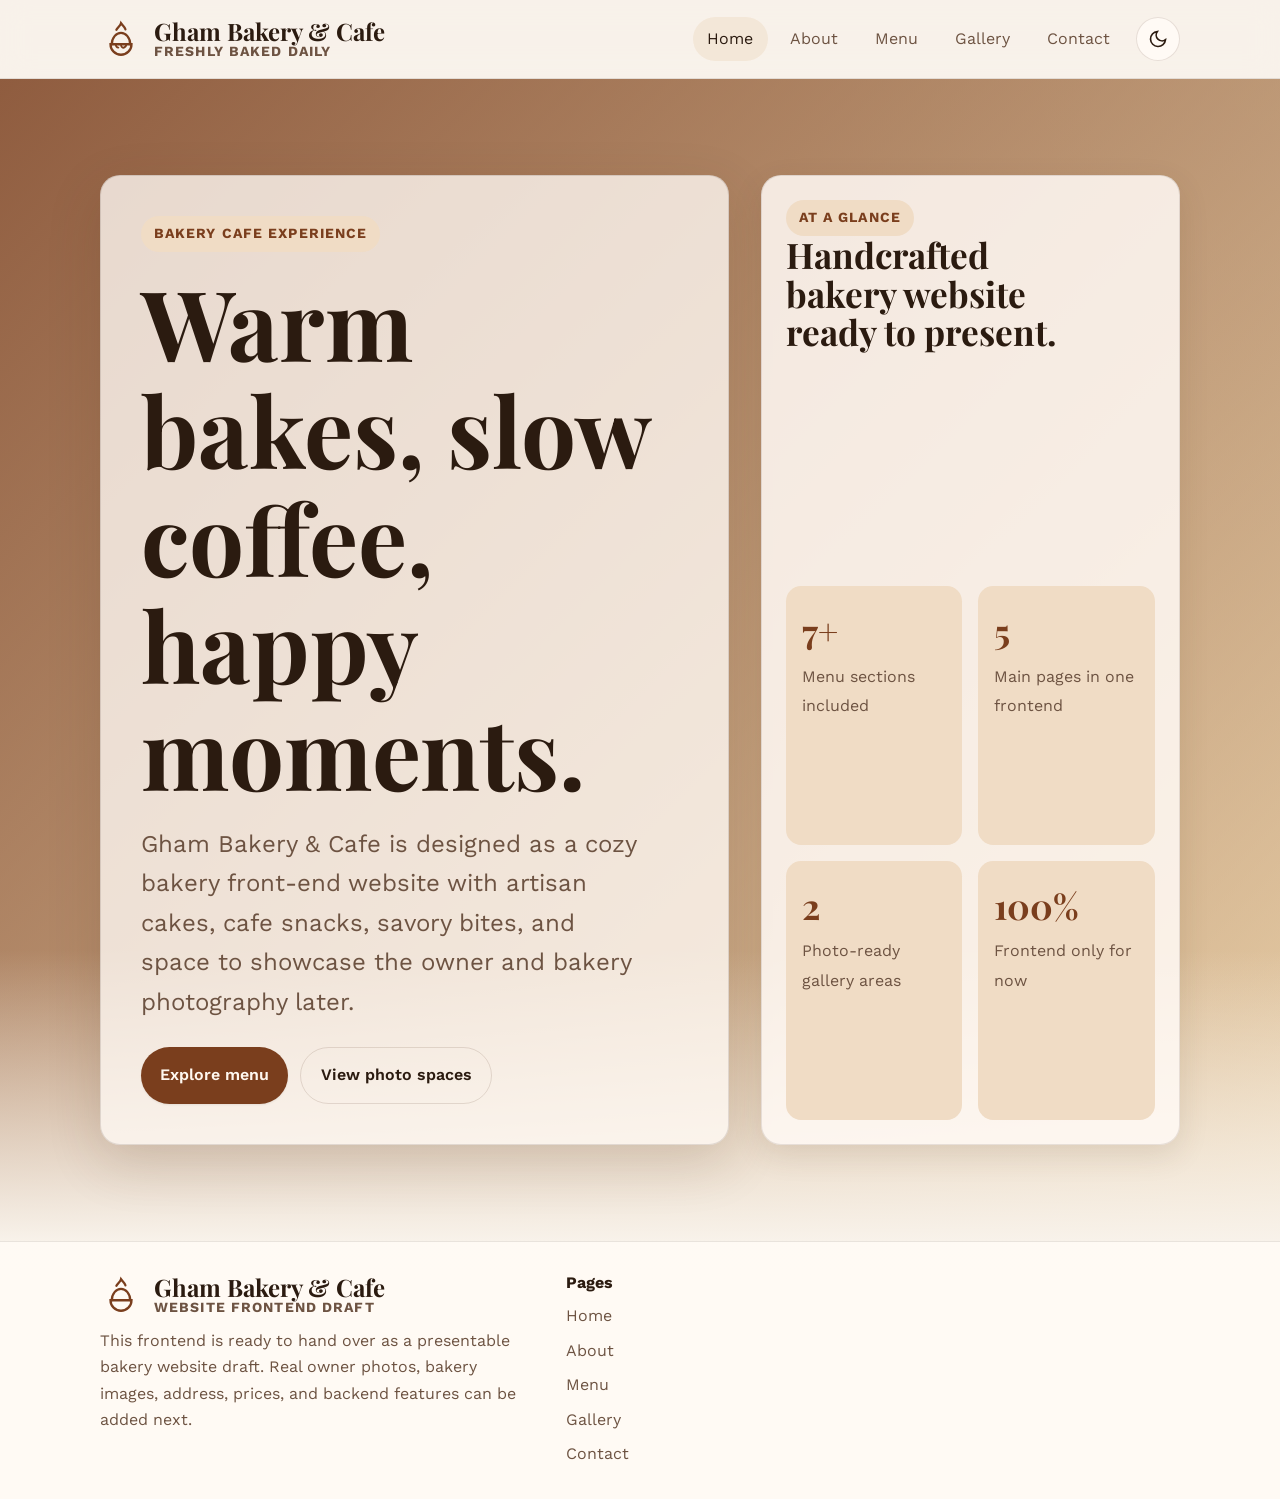
<file: index.html>
<!DOCTYPE html>
<html lang="en">
<head>
  <meta charset="UTF-8">
  <meta name="viewport" content="width=device-width, initial-scale=1.0">
  <title>Gham Bakery & Cafe</title>
  <meta name="description" content="Gham Bakery & Cafe serves fresh breads, cakes, pizzas, burgers, beverages, and cafe favorites in a warm bakery setting.">
  <meta property="og:title" content="Gham Bakery & Cafe">
  <meta property="og:description" content="Fresh bakes, cafe favorites, and warm hospitality at Gham Bakery & Cafe.">
  <meta property="og:type" content="website">
  <link rel="preconnect" href="https://fonts.googleapis.com">
  <link rel="preconnect" href="https://fonts.gstatic.com" crossorigin>
  <link href="https://fonts.googleapis.com/css2?family=Playfair+Display:wght@600;700&family=Work+Sans:wght@400;500;600;700&display=swap" rel="stylesheet">
  <link rel="stylesheet" href="bakee.css">
</head>
<body>
  <header class="site-header">
    <div class="container nav-wrap">
      <a class="brand" href="#home" aria-label="Gham Bakery & Cafe home">
        <svg class="brand-mark" viewBox="0 0 64 64" fill="none" aria-hidden="true">
          <path d="M18 40c0-10 6.6-17.3 14-17.3S46 30 46 40" stroke="currentColor" stroke-width="3.5" stroke-linecap="round"/>
          <path d="M16 40h32c0 8.8-7.2 16-16 16S16 48.8 16 40Z" stroke="currentColor" stroke-width="3.5"/>
          <path d="M25 18c1.6-3.6 6-6 7-10 2 3 5.6 5.3 6.7 9.2" stroke="currentColor" stroke-width="3.5" stroke-linecap="round"/>
          <path d="M24 40c0 2.8 1.8 5 4 5M32 40c0 3.1 2 5.5 4.5 5.5M40 40c0 2.4-1.6 4.4-3.4 4.9" stroke="currentColor" stroke-width="2.7" stroke-linecap="round"/>
        </svg>
        <span class="brand-name"><strong>Gham Bakery & Cafe</strong><span>Freshly baked daily</span></span>
      </a>
      <div class="nav-actions">
        <button class="menu-toggle" type="button" aria-label="Open navigation" aria-expanded="false" data-menu-toggle>
          <svg width="20" height="20" viewBox="0 0 24 24" fill="none" stroke="currentColor" stroke-width="2"><path d="M4 7h16M4 12h16M4 17h16"/></svg>
        </button>
        <nav class="nav-links" aria-label="Primary navigation" data-nav>
          <a href="#home" data-route="home">Home</a>
          <a href="#about" data-route="about">About</a>
          <a href="#menu" data-route="menu">Menu</a>
          <a href="#gallery" data-route="gallery">Gallery</a>
          <a href="#contact" data-route="contact">Contact</a>
        </nav>
        <button class="theme-toggle" type="button" data-theme-toggle aria-label="Switch theme">
          <svg width="20" height="20" viewBox="0 0 24 24" fill="none" stroke="currentColor" stroke-width="2"><path d="M21 12.79A9 9 0 1 1 11.21 3 7 7 0 0 0 21 12.79z"/></svg>
        </button>
      </div>
    </div>
  </header>

  <main id="main-content">
    <section class="hero page active" id="home" data-page="home">
      <div class="container hero-inner">
        <div class="hero-copy">
          <span class="eyebrow">Bakery cafe experience</span>
          <h1>Warm bakes, slow coffee, happy moments.</h1>
          <p>Gham Bakery & Cafe is designed as a cozy bakery front-end website with artisan cakes, cafe snacks, savory bites, and space to showcase the owner and bakery photography later.</p>
          <div class="hero-actions">
            <a class="btn btn-primary" href="#menu">Explore menu</a>
            <a class="btn btn-secondary" href="#gallery">View photo spaces</a>
          </div>
        </div>
        <aside class="hero-card" aria-label="Quick bakery highlights">
          <div>
            <span class="eyebrow">At a glance</span>
            <h2>Handcrafted bakery website ready to present.</h2>
          </div>
          <div class="hero-stats">
            <div class="stat"><strong>7+</strong><span>Menu sections included</span></div>
            <div class="stat"><strong>5</strong><span>Main pages in one frontend</span></div>
            <div class="stat"><strong>2</strong><span>Photo-ready gallery areas</span></div>
            <div class="stat"><strong>100%</strong><span>Frontend only for now</span></div>
          </div>
        </aside>
      </div>
    </section>

    <section class="page section" id="about" data-page="about">
      <div class="container">
        <div class="page-hero">
          <div>
            <span class="eyebrow">About the bakery</span>
            <h2 class="section-title">A warm story for the brand and the people behind it.</h2>
            <p>Use this section to introduce the bakery, the owner, the promise of freshness, and the cafe vibe that makes regular guests come back.</p>
          </div>
          <a class="btn btn-secondary" href="#contact">Book an enquiry</a>
        </div>

        <div class="summary-grid">
          <article class="card card-pad">
            <h3>Bakery summary</h3>
            <p>Gham Bakery & Cafe can be presented as a neighborhood spot for oven-fresh breads, celebration cakes, tea-time snacks, and comfort food served in a welcoming space. The summary copy is intentionally business-ready so you can hand it over directly and refine it later with real history, opening year, or signature items.</p>
          </article>
          <article class="card card-pad">
            <h3>Owner summary</h3>
            <p>The owner section is prepared as a dedicated story area where you can later add a portrait, a short message, and details about the bakery vision, quality standards, and customer care. This creates a more personal brand feel than a menu-only website.</p>
          </article>
        </div>

        <div class="owner-summary">
          <div class="photo-placeholder card">
            <div>
              <span>Owner photo placeholder</span>
              <p>Add the bakery owner image here later. This block is already sized for a portrait or half-body photo.</p>
            </div>
          </div>
          <article class="card card-pad">
            <h3>Why guests choose Gham Bakery & Cafe</h3>
            <ul class="feature-list">
              <li>Fresh bakery display with classic cakes, pastries, brownies, cookies, and quick dessert options.</li>
              <li>Cafe-style menu that goes beyond sweets with pizzas, burgers, sandwiches, fries, and beverages.</li>
              <li>A space designed for casual family visits, evening coffee breaks, takeaway orders, and small celebrations.</li>
              <li>Owner-focused storytelling area that can later include a personal note, photograph, and bakery journey.</li>
            </ul>
          </article>
        </div>
      </div>
    </section>

    <section class="page section" id="menu" data-page="menu">
      <div class="container">
        <div class="page-hero">
          <div>
            <span class="eyebrow">Menu page</span>
            <h2 class="section-title">A bakery cafe menu with sweet, savory, and beverage sections.</h2>
            <p>This menu is structured to feel complete for a bakery cafe, while still being easy to edit later when the owner shares exact items and prices.</p>
          </div>
          <a class="btn btn-primary" href="#contact">Ask for custom pricing</a>
        </div>

        <div class="menu-grid">
          <article class="card card-pad menu-card">
            <div class="menu-head"><h3>Cakes</h3><span class="menu-tag">Celebration</span></div>
            <ul class="menu-items">
              <li>Chocolate truffle cake</li>
              <li>Black forest cake</li>
              <li>Fresh fruit cake</li>
              <li>Red velvet cake</li>
              <li>Butterscotch crunch cake</li>
            </ul>
          </article>
          <article class="card card-pad menu-card">
            <div class="menu-head"><h3>Pastries & Desserts</h3><span class="menu-tag">Sweet bites</span></div>
            <ul class="menu-items">
              <li>Mini pastries</li>
              <li>Brownies</li>
              <li>Cheesecake slices</li>
              <li>Muffins</li>
              <li>Cookies and tea cakes</li>
            </ul>
          </article>
          <article class="card card-pad menu-card">
            <div class="menu-head"><h3>Beverages</h3><span class="menu-tag">Cafe drinks</span></div>
            <ul class="menu-items">
              <li>Espresso and Americano</li>
              <li>Cappuccino and latte</li>
              <li>Cold coffee</li>
              <li>Hot chocolate</li>
              <li>Tea, green tea, iced tea</li>
            </ul>
          </article>
          <article class="card card-pad menu-card">
            <div class="menu-head"><h3>Pizzas</h3><span class="menu-tag">Savory</span></div>
            <ul class="menu-items">
              <li>Margherita pizza</li>
              <li>Farm fresh pizza</li>
              <li>Corn and cheese pizza</li>
              <li>Paneer tikka pizza</li>
              <li>Loaded veggie pizza</li>
            </ul>
          </article>
          <article class="card card-pad menu-card">
            <div class="menu-head"><h3>Burgers</h3><span class="menu-tag">Cafe favorites</span></div>
            <ul class="menu-items">
              <li>Classic veg burger</li>
              <li>Crispy paneer burger</li>
              <li>Cheese burst burger</li>
              <li>Peri peri burger</li>
              <li>Fries combo burger</li>
            </ul>
          </article>
          <article class="card card-pad menu-card">
            <div class="menu-head"><h3>Sandwiches & Wraps</h3><span class="menu-tag">Quick eats</span></div>
            <ul class="menu-items">
              <li>Grilled veg sandwich</li>
              <li>Cheese corn sandwich</li>
              <li>Paneer tikka wrap</li>
              <li>Mexican veggie wrap</li>
              <li>Club sandwich</li>
            </ul>
          </article>
          <article class="card card-pad menu-card">
            <div class="menu-head"><h3>Snacks</h3><span class="menu-tag">Tea-time</span></div>
            <ul class="menu-items">
              <li>Garlic bread</li>
              <li>French fries</li>
              <li>Cheese loaded fries</li>
              <li>Puff patties</li>
              <li>Nachos with dip</li>
            </ul>
          </article>
          <article class="card card-pad menu-card">
            <div class="menu-head"><h3>Breads & Daily Bakes</h3><span class="menu-tag">Fresh oven</span></div>
            <ul class="menu-items">
              <li>Milk bread loaf</li>
              <li>Garlic loaf</li>
              <li>Bun maska</li>
              <li>Croissants</li>
              <li>Focaccia and artisan buns</li>
            </ul>
          </article>
          <article class="card card-pad menu-card">
            <div class="menu-head"><h3>Special orders</h3><span class="menu-tag">Custom</span></div>
            <ul class="menu-items">
              <li>Birthday and anniversary cakes</li>
              <li>Bulk dessert boxes</li>
              <li>Party snack platters</li>
              <li>Corporate gifting hampers</li>
              <li>Seasonal festive bakes</li>
            </ul>
          </article>
        </div>
      </div>
    </section>

    <section class="page section" id="gallery" data-page="gallery">
      <div class="container">
        <div class="page-hero">
          <div>
            <span class="eyebrow">Photo gallery</span>
            <h2 class="section-title">Dedicated spaces for bakery photos, interiors, and scenic outside views.</h2>
            <p>The gallery mixes visual placeholders with ready-made captions so real photos can be replaced later without redesigning the page.</p>
          </div>
          <a class="btn btn-secondary" href="#about">See owner section</a>
        </div>

        <div class="gallery-grid">
          <article class="gallery-item large one">
            <div class="gallery-placeholder">
              <div>
                <span class="label">Inside bakery</span>
                <h3>Main bakery display area</h3>
                <p>Replace this area with a real wide photo of the bakery interior, pastry counter, or seating zone.</p>
              </div>
            </div>
          </article>
          <article class="gallery-item medium two tall">
            <div class="gallery-placeholder">
              <div>
                <span class="label">Outside view</span>
                <h3>Scenic front view</h3>
                <p>Keep this spot for the building exterior, entrance branding, or evening storefront lighting.</p>
              </div>
            </div>
          </article>
          <article class="gallery-item small three">
            <div class="gallery-placeholder">
              <div>
                <span class="label">Cafe corner</span>
                <h3>Seating or coffee station</h3>
                <p>Add a cozy cafe photo here.</p>
              </div>
            </div>
          </article>
          <article class="gallery-item small four">
            <div class="gallery-placeholder">
              <div>
                <span class="label">Evening mood</span>
                <h3>Night lighting shot</h3>
                <p>Use for outside ambience or signage.</p>
              </div>
            </div>
          </article>
          <article class="gallery-item medium five">
            <div class="gallery-placeholder">
              <div>
                <span class="label">Window scene</span>
                <h3>Bakery and neighborhood feel</h3>
                <p>Ideal for scenic road-side view, storefront glass, or customer-facing corner shots.</p>
              </div>
            </div>
          </article>
        </div>
      </div>
    </section>

    <section class="page section" id="contact" data-page="contact">
      <div class="container">
        <div class="page-hero">
          <div>
            <span class="eyebrow">Contact page</span>
            <h2 class="section-title">Clear contact details, enquiry form, and bakery visit information.</h2>
            <p>This page is frontend-only right now, so the form is ready visually and can be connected to backend logic later.</p>
          </div>
          <a class="btn btn-primary" href="#home">Back to home</a>
        </div>

        <div class="contact-grid">
          <article class="card card-pad">
            <h3>Visit or contact</h3>
            <ul class="contact-list">
              <li><strong>Phone:</strong> +91 XXXXX XXXXX</li>
              <li><strong>Email:</strong> hello@ghambakerycafe.com</li>
              <li><strong>Address:</strong> Add full bakery address here</li>
              <li><strong>Hours:</strong> 9:00 AM to 10:00 PM (editable)</li>
              <li><strong>Services:</strong> Dine-in, takeaway, custom cake orders, celebrations</li>
            </ul>
          </article>
          <article class="card card-pad contact-card">
            <h3>Send an enquiry</h3>
            <form>
              <div class="field">
                <label for="name">Name</label>
                <input id="name" type="text" placeholder="Your name">
              </div>
              <div class="field">
                <label for="phone">Phone</label>
                <input id="phone" type="tel" placeholder="Your phone number">
              </div>
              <div class="field">
                <label for="message">Message</label>
                <textarea id="message" placeholder="Ask about cakes, bookings, or custom orders"></textarea>
              </div>
              <button class="btn btn-primary" type="button">Frontend form ready</button>
            </form>
          </article>
        </div>

        <div class="info-grid margin-top-large">
          <article class="card card-pad">
            <h3>What this website already includes</h3>
            <ul class="mini-list">
              <li>Dedicated home, about, menu, gallery, and contact sections.</li>
              <li>Navbar with smooth section-based navigation and mobile menu.</li>
              <li>Photo placeholders for owner, bakery inside, and scenic outside view.</li>
              <li>Responsive frontend structure with dark mode support.</li>
            </ul>
          </article>
          <article class="card card-pad">
            <h3>What can be added next</h3>
            <ul class="mini-list">
              <li>Real contact form submission and admin management.</li>
              <li>WhatsApp ordering, online menu prices, and cake booking flow.</li>
              <li>Photo uploads, Google Maps embed, and real testimonials.</li>
              <li>Backend dashboard, order system, and dynamic content editing.</li>
            </ul>
          </article>
        </div>
      </div>
    </section>
  </main>

  <footer>
    <div class="container footer-grid">
      <div>
        <div class="brand">
          <svg class="brand-mark" viewBox="0 0 64 64" fill="none" aria-hidden="true">
            <path d="M18 40c0-10 6.6-17.3 14-17.3S46 30 46 40" stroke="currentColor" stroke-width="3.5" stroke-linecap="round"/>
            <path d="M16 40h32c0 8.8-7.2 16-16 16S16 48.8 16 40Z" stroke="currentColor" stroke-width="3.5"/>
            <path d="M25 18c1.6-3.6 6-6 7-10 2 3 5.6 5.3 6.7 9.2" stroke="currentColor" stroke-width="3.5" stroke-linecap="round"/
          </svg>
          <span class="brand-name"><strong>Gham Bakery & Cafe</strong><span>Website frontend draft</span></span>
        </div>
        <p class="footer-note">This frontend is ready to hand over as a presentable bakery website draft. Real owner photos, bakery images, address, prices, and backend features can be added next.</p>
      </div>
      <div>
        <h3 class="footer-heading">Pages</h3>
        <nav class="footer-links" aria-label="Footer pages">
          <a href="#home">Home</a>
          <a href="#about">About</a>
          <a href="#menu">Menu</a>
          <a href="#gallery">Gallery</a>
          <a href="#contact">Contact</a>
        </nav>
      </div>
    </div>
  </footer>

  <script>
    (function () {
      const html = document.documentElement;
      const toggle = document.querySelector('[data-theme-toggle]');
      const prefersDark = window.matchMedia('(prefers-color-scheme: dark)').matches;
      let theme = prefersDark ? 'dark' : 'light';
      html.setAttribute('data-theme', theme);

      const updateThemeIcon = () => {
        toggle.innerHTML = theme === 'dark'
          ? '<svg width="20" height="20" viewBox="0 0 24 24" fill="none" stroke="currentColor" stroke-width="2"><circle cx="12" cy="12" r="5"/><path d="M12 1v2M12 21v2M4.22 4.22l1.42 1.42M18.36 18.36l1.42 1.42M1 12h2M21 12h2M4.22 19.78l1.42-1.42M18.36 5.64l1.42-1.42"/></svg>'
          : '<svg width="20" height="20" viewBox="0 0 24 24" fill="none" stroke="currentColor" stroke-width="2"><path d="M21 12.79A9 9 0 1 1 11.21 3 7 7 0 0 0 21 12.79z"/></svg>';
        toggle.setAttribute('aria-label', 'Switch to ' + (theme === 'dark' ? 'light' : 'dark') + ' mode');
      };
      updateThemeIcon();
      toggle.addEventListener('click', () => {
        theme = theme === 'dark' ? 'light' : 'dark';
        html.setAttribute('data-theme', theme);
        updateThemeIcon();
      });

      const pages = document.querySelectorAll('[data-page]');
      const links = document.querySelectorAll('[data-route]');
      const nav = document.querySelector('[data-nav]');
      const menuToggle = document.querySelector('[data-menu-toggle]');

      const showPage = () => {
        const route = (window.location.hash || '#home').replace('#', '');
        pages.forEach(page => page.classList.toggle('active', page.dataset.page === route));
        links.forEach(link => link.classList.toggle('active', link.dataset.route === route));
        nav.classList.remove('open');
        menuToggle.setAttribute('aria-expanded', 'false');
        window.scrollTo({ top: 0, behavior: 'smooth' });
      };

      menuToggle.addEventListener('click', () => {
        const open = nav.classList.toggle('open');
        menuToggle.setAttribute('aria-expanded', String(open));
      });

      window.addEventListener('hashchange', showPage);
      showPage();
    })();
  </script>
</body>
</html>
</file>
<file: bakee.css>
:root, [data-theme="light"] {
  --text-xs: clamp(0.75rem, 0.7rem + 0.25vw, 0.875rem);
  --text-sm: clamp(0.875rem, 0.8rem + 0.35vw, 1rem);
  --text-base: clamp(1rem, 0.95rem + 0.25vw, 1.125rem);
  --text-lg: clamp(1.125rem, 1rem + 0.75vw, 1.5rem);
  --text-xl: clamp(1.5rem, 1.2rem + 1.25vw, 2.25rem);
  --text-2xl: clamp(2rem, 1.2rem + 2.5vw, 3.5rem);
  --text-3xl: clamp(2.5rem, 1rem + 4vw, 5rem);
  --text-hero: clamp(3rem, 0.5rem + 7vw, 7rem);

  --space-1: 0.25rem;
  --space-2: 0.5rem;
  --space-3: 0.75rem;
  --space-4: 1rem;
  --space-5: 1.25rem;
  --space-6: 1.5rem;
  --space-8: 2rem;
  --space-10: 2.5rem;
  --space-12: 3rem;
  --space-16: 4rem;
  --space-20: 5rem;
  --space-24: 6rem;
  --space-32: 8rem;

  --color-bg: #f8f2ea;
  --color-surface: #fffaf5;
  --color-surface-2: #f3e7d8;
  --color-surface-offset: #ead9c6;
  --color-surface-offset-2: #dcc3a7;
  --color-surface-dynamic: #d1b191;
  --color-divider: #d8c0a7;
  --color-border: rgba(84, 52, 29, 0.14);
  --color-text: #2b1b10;
  --color-text-muted: #6d5342;
  --color-text-faint: #a18671;
  --color-text-inverse: #fff8f0;
  --color-primary: #7a3e1d;
  --color-primary-hover: #5f2f15;
  --color-primary-active: #48210e;
  --color-primary-highlight: #f0dcc5;
  --color-secondary: #c78b2a;
  --color-secondary-soft: #f5e2bf;
  --radius-sm: 0.375rem;
  --radius-md: 0.625rem;
  --radius-lg: 0.95rem;
  --radius-xl: 1.25rem;
  --radius-full: 999px;
  --transition-interactive: 180ms cubic-bezier(0.16, 1, 0.3, 1);
  --shadow-sm: 0 1px 2px rgba(43, 27, 16, 0.08);
  --shadow-md: 0 10px 30px rgba(82, 54, 30, 0.12);
  --shadow-lg: 0 18px 54px rgba(74, 43, 16, 0.16);
  --content-narrow: 680px;
  --content-default: 1080px;
  --content-wide: 1240px;
  --font-display: 'Playfair Display', Georgia, serif;
  --font-body: 'Work Sans', Arial, sans-serif;
  --hero-image: linear-gradient(135deg, rgba(122,62,29,0.84), rgba(199,139,42,0.36)), radial-gradient(circle at top right, rgba(255,255,255,0.24), transparent 30%), url('https://picsum.photos/seed/gham-bakery-hero/1600/1100');
}

[data-theme="dark"] {
  --color-bg: #181210;
  --color-surface: #201916;
  --color-surface-2: #2a211c;
  --color-surface-offset: #342821;
  --color-surface-offset-2: #433126;
  --color-surface-dynamic: #583d2c;
  --color-divider: #44352b;
  --color-border: rgba(255, 233, 211, 0.12);
  --color-text: #f5e8da;
  --color-text-muted: #c8ae94;
  --color-text-faint: #8d755f;
  --color-text-inverse: #241812;
  --color-primary: #dd9b53;
  --color-primary-hover: #ebb06f;
  --color-primary-active: #f4c48d;
  --color-primary-highlight: #4a3428;
  --color-secondary: #f0c67b;
  --color-secondary-soft: #3c2c1f;
  --shadow-sm: 0 1px 2px rgba(0,0,0,0.22);
  --shadow-md: 0 10px 30px rgba(0,0,0,0.28);
  --shadow-lg: 0 20px 60px rgba(0,0,0,0.36);
  --hero-image: linear-gradient(135deg, rgba(24,18,16,0.78), rgba(221,155,83,0.26)), radial-gradient(circle at top right, rgba(255,255,255,0.06), transparent 32%), url('https://picsum.photos/seed/gham-bakery-hero-night/1600/1100');
}

@media (prefers-color-scheme: dark) {
  :root:not([data-theme]) {
    --color-bg: #181210;
    --color-surface: #201916;
    --color-surface-2: #2a211c;
    --color-surface-offset: #342821;
    --color-surface-offset-2: #433126;
    --color-surface-dynamic: #583d2c;
    --color-divider: #44352b;
    --color-border: rgba(255, 233, 211, 0.12);
    --color-text: #f5e8da;
    --color-text-muted: #c8ae94;
    --color-text-faint: #8d755f;
    --color-text-inverse: #241812;
    --color-primary: #dd9b53;
    --color-primary-hover: #ebb06f;
    --color-primary-active: #f4c48d;
    --color-primary-highlight: #4a3428;
    --color-secondary: #f0c67b;
    --color-secondary-soft: #3c2c1f;
    --shadow-sm: 0 1px 2px rgba(0,0,0,0.22);
    --shadow-md: 0 10px 30px rgba(0,0,0,0.28);
    --shadow-lg: 0 20px 60px rgba(0,0,0,0.36);
    --hero-image: linear-gradient(135deg, rgba(24,18,16,0.78), rgba(221,155,83,0.26)), radial-gradient(circle at top right, rgba(255,255,255,0.06), transparent 32%), url('https://picsum.photos/seed/gham-bakery-hero-night/1600/1100');
  }
}

*, *::before, *::after { box-sizing: border-box; margin: 0; padding: 0; }
html {
  -moz-text-size-adjust: none;
  -webkit-text-size-adjust: none;
  text-size-adjust: none;
  -webkit-font-smoothing: antialiased;
  -moz-osx-font-smoothing: grayscale;
  text-rendering: optimizeLegibility;
  scroll-behavior: smooth;
  scroll-padding-top: 6rem;
}
body {
  min-height: 100dvh;
  line-height: 1.65;
  font-family: var(--font-body);
  font-size: var(--text-base);
  color: var(--color-text);
  background: linear-gradient(180deg, var(--color-bg), var(--color-surface));
}
img, picture, video, canvas, svg { display: block; max-width: 100%; height: auto; }
input, button, textarea, select { font: inherit; color: inherit; }
h1, h2, h3, h4 { text-wrap: balance; line-height: 1.1; }
p, li { text-wrap: pretty; max-width: 70ch; }
a { color: inherit; text-decoration: none; }
button { cursor: pointer; background: none; border: none; }
::selection { background: rgba(199, 139, 42, 0.28); color: var(--color-text); }
:focus-visible { outline: 2px solid var(--color-primary); outline-offset: 3px; border-radius: var(--radius-sm); }
@media (prefers-reduced-motion: reduce) {
  *, *::before, *::after {
    animation-duration: 0.01ms !important;
    animation-iteration-count: 1 !important;
    transition-duration: 0.01ms !important;
    scroll-behavior: auto !important;
  }
}

.skip-link {
  position: absolute;
  left: var(--space-4);
  top: -3rem;
  background: var(--color-primary);
  color: var(--color-text-inverse);
  padding: var(--space-3) var(--space-4);
  border-radius: var(--radius-md);
  z-index: 200;
}
.skip-link:focus { top: var(--space-4); }
.container {
  width: min(calc(100% - 2rem), var(--content-default));
  margin-inline: auto;
}
.section {
  padding-block: clamp(var(--space-12), 8vw, var(--space-24));
  content-visibility: auto;
}
.eyebrow {
  display: inline-flex;
  align-items: center;
  gap: var(--space-2);
  padding: 0.4rem 0.8rem;
  border-radius: var(--radius-full);
  background: var(--color-primary-highlight);
  color: var(--color-primary);
  font-size: var(--text-xs);
  text-transform: uppercase;
  letter-spacing: 0.08em;
  font-weight: 700;
}
.section-title {
  font-family: var(--font-display);
  font-size: var(--text-2xl);
  margin-top: var(--space-4);
  margin-bottom: var(--space-4);
}
.section-copy { color: var(--color-text-muted); }
.btn {
  display: inline-flex;
  align-items: center;
  justify-content: center;
  min-height: 44px;
  padding: 0.9rem 1.2rem;
  border-radius: var(--radius-full);
  font-size: var(--text-sm);
  font-weight: 600;
  transition: transform var(--transition-interactive), background var(--transition-interactive), color var(--transition-interactive), box-shadow var(--transition-interactive);
}
.btn:hover { transform: translateY(-1px); }
.btn-primary {
  background: var(--color-primary);
  color: var(--color-text-inverse);
  box-shadow: var(--shadow-sm);
}
.btn-primary:hover { background: var(--color-primary-hover); }
.btn-secondary {
  background: transparent;
  color: var(--color-text);
  border: 1px solid var(--color-border);
}
.btn-secondary:hover { background: var(--color-surface-2); }
.site-header {
  position: sticky;
  top: 0;
  z-index: 100;
  background: color-mix(in srgb, var(--color-bg) 86%, transparent);
  backdrop-filter: blur(14px);
  border-bottom: 1px solid color-mix(in srgb, var(--color-text) 10%, transparent);
}
.nav-wrap {
  display: flex;
  align-items: center;
  justify-content: space-between;
  gap: var(--space-4);
  min-height: 78px;
}
.brand {
  display: inline-flex;
  align-items: center;
  gap: var(--space-3);
  font-weight: 700;
}
.brand-mark {
  width: 42px;
  height: 42px;
  color: var(--color-primary);
}
.brand-name {
  display: flex;
  flex-direction: column;
  line-height: 1.05;
}
.brand-name strong {
  font-family: var(--font-display);
  font-size: var(--text-lg);
  font-weight: 700;
}
.brand-name span {
  color: var(--color-text-muted);
  font-size: var(--text-xs);
  letter-spacing: 0.08em;
  text-transform: uppercase;
}
.nav-actions { display: flex; align-items: center; gap: var(--space-3); }
.nav-links {
  display: flex;
  align-items: center;
  gap: var(--space-2);
  flex-wrap: wrap;
}
.nav-links a {
  min-height: 44px;
  display: inline-flex;
  align-items: center;
  padding: 0.55rem 0.9rem;
  border-radius: var(--radius-full);
  font-size: var(--text-sm);
  color: var(--color-text-muted);
}
.nav-links a:hover,
.nav-links a.active { background: var(--color-surface-2); color: var(--color-text); }
.theme-toggle, .menu-toggle {
  min-width: 44px;
  min-height: 44px;
  display: inline-grid;
  place-items: center;
  border-radius: var(--radius-full);
  border: 1px solid var(--color-border);
  background: var(--color-surface);
}
.menu-toggle { display: none; }

.hero {
  position: relative;
  min-height: min(88vh, 900px);
  display: grid;
  align-items: center;
  overflow: clip;
}
.hero::before {
  content: "";
  position: absolute;
  inset: 0;
  background: var(--hero-image);
  background-size: cover;
  background-position: center;
  transform: scale(1.02);
}
.hero::after {
  content: "";
  position: absolute;
  inset: auto 0 0;
  height: 25%;
  background: linear-gradient(to bottom, transparent, var(--color-bg));
}
.hero-inner {
  position: relative;
  z-index: 1;
  display: grid;
  grid-template-columns: 1.2fr 0.8fr;
  gap: var(--space-8);
  align-items: end;
  padding-block: clamp(var(--space-16), 10vw, var(--space-24));
}
.hero-copy {
  padding: clamp(var(--space-6), 4vw, var(--space-10));
  border-radius: var(--radius-xl);
  background: color-mix(in srgb, var(--color-surface) 78%, transparent);
  box-shadow: var(--shadow-lg);
  border: 1px solid color-mix(in srgb, var(--color-text) 12%, transparent);
}
.hero h1 {
  font-family: var(--font-display);
  font-size: var(--text-hero);
  max-width: 9ch;
  margin-top: var(--space-4);
}
.hero p {
  font-size: var(--text-lg);
  color: var(--color-text-muted);
  margin-top: var(--space-5);
}
.hero-actions {
  display: flex;
  flex-wrap: wrap;
  gap: var(--space-3);
  margin-top: var(--space-6);
}
.hero-card {
  align-self: stretch;
  display: grid;
  gap: var(--space-4);
  padding: var(--space-6);
  background: color-mix(in srgb, var(--color-surface) 86%, transparent);
  border-radius: var(--radius-xl);
  border: 1px solid color-mix(in srgb, var(--color-text) 10%, transparent);
  box-shadow: var(--shadow-md);
}
.hero-card h2 {
  font-family: var(--font-display);
  font-size: var(--text-xl);
}
.hero-stats {
  display: grid;
  grid-template-columns: repeat(2, minmax(0, 1fr));
  gap: var(--space-4);
}
.stat {
  padding: var(--space-4);
  border-radius: var(--radius-lg);
  background: var(--color-primary-highlight);
}
.stat strong {
  display: block;
  font-size: var(--text-xl);
  font-family: var(--font-display);
  color: var(--color-primary);
}
.stat span { color: var(--color-text-muted); font-size: var(--text-sm); }

.page { display: none; }
.page.active { display: block; }

.summary-grid,
.menu-grid,
.gallery-grid,
.info-grid,
.contact-grid,
.feature-grid {
  display: grid;
  gap: var(--space-6);
}
.summary-grid,
.feature-grid,
.contact-grid,
.info-grid { grid-template-columns: repeat(2, minmax(0, 1fr)); }
.menu-grid { grid-template-columns: repeat(3, minmax(0, 1fr)); }
.gallery-grid { grid-template-columns: repeat(12, 1fr); }

.card {
  background: var(--color-surface);
  border: 1px solid var(--color-border);
  border-radius: var(--radius-xl);
  box-shadow: var(--shadow-sm);
}
.card-pad { padding: clamp(var(--space-5), 3vw, var(--space-8)); }
.card h3 {
  font-size: var(--text-lg);
  margin-bottom: var(--space-3);
}
.card p, .card li { color: var(--color-text-muted); }

.owner-summary {
  display: grid;
  grid-template-columns: 0.8fr 1.2fr;
  gap: var(--space-6);
  align-items: stretch;
  margin-top: var(--space-8);
}
.photo-placeholder {
  display: grid;
  place-items: center;
  min-height: 320px;
  background:
    linear-gradient(135deg, color-mix(in srgb, var(--color-secondary) 20%, var(--color-surface-2)), color-mix(in srgb, var(--color-primary) 10%, var(--color-surface))),
    repeating-linear-gradient(45deg, transparent, transparent 10px, rgba(255,255,255,0.12) 10px, rgba(255,255,255,0.12) 20px);
  border: 2px dashed color-mix(in srgb, var(--color-primary) 26%, transparent);
  border-radius: var(--radius-xl);
  text-align: center;
  padding: var(--space-6);
}
.photo-placeholder span {
  display: block;
  color: var(--color-primary);
  font-size: var(--text-sm);
  font-weight: 700;
  text-transform: uppercase;
  letter-spacing: 0.08em;
  margin-bottom: var(--space-2);
}

.feature-list,
.contact-list,
.menu-items,
.mini-list {
  list-style: none;
  display: grid;
  gap: var(--space-3);
}
.feature-list li,
.menu-items li,
.mini-list li {
  padding-top: var(--space-3);
  border-top: 1px solid color-mix(in srgb, var(--color-text) 10%, transparent);
}
.feature-list li:first-child,
.menu-items li:first-child,
.mini-list li:first-child { padding-top: 0; border-top: 0; }

.menu-card .menu-head {
  display: flex;
  justify-content: space-between;
  gap: var(--space-3);
  align-items: center;
  margin-bottom: var(--space-4);
}
.menu-tag {
  padding: 0.35rem 0.7rem;
  border-radius: var(--radius-full);
  background: var(--color-secondary-soft);
  color: var(--color-primary);
  font-size: var(--text-xs);
  font-weight: 700;
  letter-spacing: 0.06em;
  text-transform: uppercase;
}

.gallery-item {
  position: relative;
  min-height: 220px;
  overflow: hidden;
  border-radius: var(--radius-xl);
  border: 1px solid var(--color-border);
  background: var(--color-surface);
  box-shadow: var(--shadow-sm);
  display: flex;
  align-items: end;
  padding: var(--space-5);
  isolation: isolate;
}
.gallery-item::before {
  content: "";
  position: absolute;
  inset: 0;
  background-size: cover;
  background-position: center;
  opacity: 0.25;
  z-index: -2;
}
.gallery-item::after {
  content: "";
  position: absolute;
  inset: 0;
  background: linear-gradient(to top, rgba(23, 16, 11, 0.72), rgba(23, 16, 11, 0.08));
  z-index: -1;
}
.gallery-item.large { grid-column: span 7; min-height: 360px; }
.gallery-item.medium { grid-column: span 5; }
.gallery-item.small { grid-column: span 4; }
.gallery-item.tall { min-height: 320px; }
.gallery-item .label {
  display: inline-block;
  padding: 0.35rem 0.7rem;
  border-radius: var(--radius-full);
  background: rgba(255,255,255,0.16);
  color: #fff8f0;
  font-size: var(--text-xs);
  text-transform: uppercase;
  letter-spacing: 0.08em;
  margin-bottom: var(--space-3);
}
.gallery-item h3 { color: #fff8f0; font-size: var(--text-lg); }
.gallery-item p { color: rgba(255, 248, 240, 0.84); }
.gallery-placeholder {
  display: grid;
  place-items: center;
  min-height: 300px;
  border: 2px dashed rgba(255,255,255,0.4);
  border-radius: calc(var(--radius-xl) - var(--space-2));
  backdrop-filter: blur(4px);
  text-align: center;
  padding: var(--space-6);
}

.gallery-item.one::before { background-image: url('https://picsum.photos/seed/gham-display-counter/1200/900'); }
.gallery-item.two::before { background-image: url('https://picsum.photos/seed/gham-scenic-front/1200/900'); }
.gallery-item.three::before { background-image: url('https://picsum.photos/seed/gham-cafe-corner/1200/900'); }
.gallery-item.four::before { background-image: url('https://picsum.photos/seed/gham-evening-bakery/1200/900'); }
.gallery-item.five::before { background-image: url('https://picsum.photos/seed/gham-window-view/1200/900'); }

.contact-card form {
  display: grid;
  gap: var(--space-4);
}
.field {
  display: grid;
  gap: var(--space-2);
}
.field label { font-weight: 600; font-size: var(--text-sm); }
.field input,
.field textarea {
  width: 100%;
  padding: 0.95rem 1rem;
  border-radius: var(--radius-lg);
  border: 1px solid var(--color-border);
  background: var(--color-surface-2);
}
.field textarea { min-height: 150px; resize: vertical; }

.page-hero {
  display: grid;
  gap: var(--space-5);
  align-items: start;
  grid-template-columns: 1fr auto;
  margin-bottom: var(--space-8);
}
.page-hero p { color: var(--color-text-muted); }

footer {
  padding-block: var(--space-8);
  border-top: 1px solid color-mix(in srgb, var(--color-text) 10%, transparent);
  background: color-mix(in srgb, var(--color-surface) 82%, transparent);
}
.footer-grid {
  display: grid;
  grid-template-columns: 1.2fr 0.8fr 0.8fr;
  gap: var(--space-6);
  align-items: start;
}
.footer-note { color: var(--color-text-muted); font-size: var(--text-sm); }
.footer-links {
  display: grid;
  gap: var(--space-2);
  font-size: var(--text-sm);
  color: var(--color-text-muted);
}

.margin-top-large { margin-top: var(--space-6); }
footer .brand { margin-bottom: var(--space-3); }
.footer-heading { font-size: var(--text-sm); margin-bottom: var(--space-3); }

@media (max-width: 980px) {
  .hero-inner,
  .summary-grid,
  .feature-grid,
  .contact-grid,
  .info-grid,
  .owner-summary,
  .footer-grid,
  .page-hero { grid-template-columns: 1fr; }
  .menu-grid { grid-template-columns: repeat(2, minmax(0, 1fr)); }
  .gallery-item.large,
  .gallery-item.medium,
  .gallery-item.small { grid-column: span 6; }
  .nav-links {
    position: absolute;
    inset: calc(100% + 0.5rem) 1rem auto;
    background: var(--color-surface);
    border: 1px solid var(--color-border);
    border-radius: var(--radius-xl);
    box-shadow: var(--shadow-lg);
    padding: var(--space-4);
    display: none;
    flex-direction: column;
    align-items: stretch;
  }
  .nav-links.open { display: flex; }
  .nav-links a { width: 100%; }
  .menu-toggle { display: inline-grid; }
}

@media (max-width: 720px) {
  .hero { min-height: auto; }
  .hero-copy, .hero-card { padding: var(--space-5); }
  .hero h1 { max-width: 10ch; }
  .menu-grid { grid-template-columns: 1fr; }
  .gallery-grid { grid-template-columns: repeat(1, 1fr); }
  .gallery-item.large,
  .gallery-item.medium,
  .gallery-item.small { grid-column: auto; min-height: 280px; }
  .hero-stats { grid-template-columns: 1fr; }
  .nav-wrap { min-height: 72px; }
}
</file>
